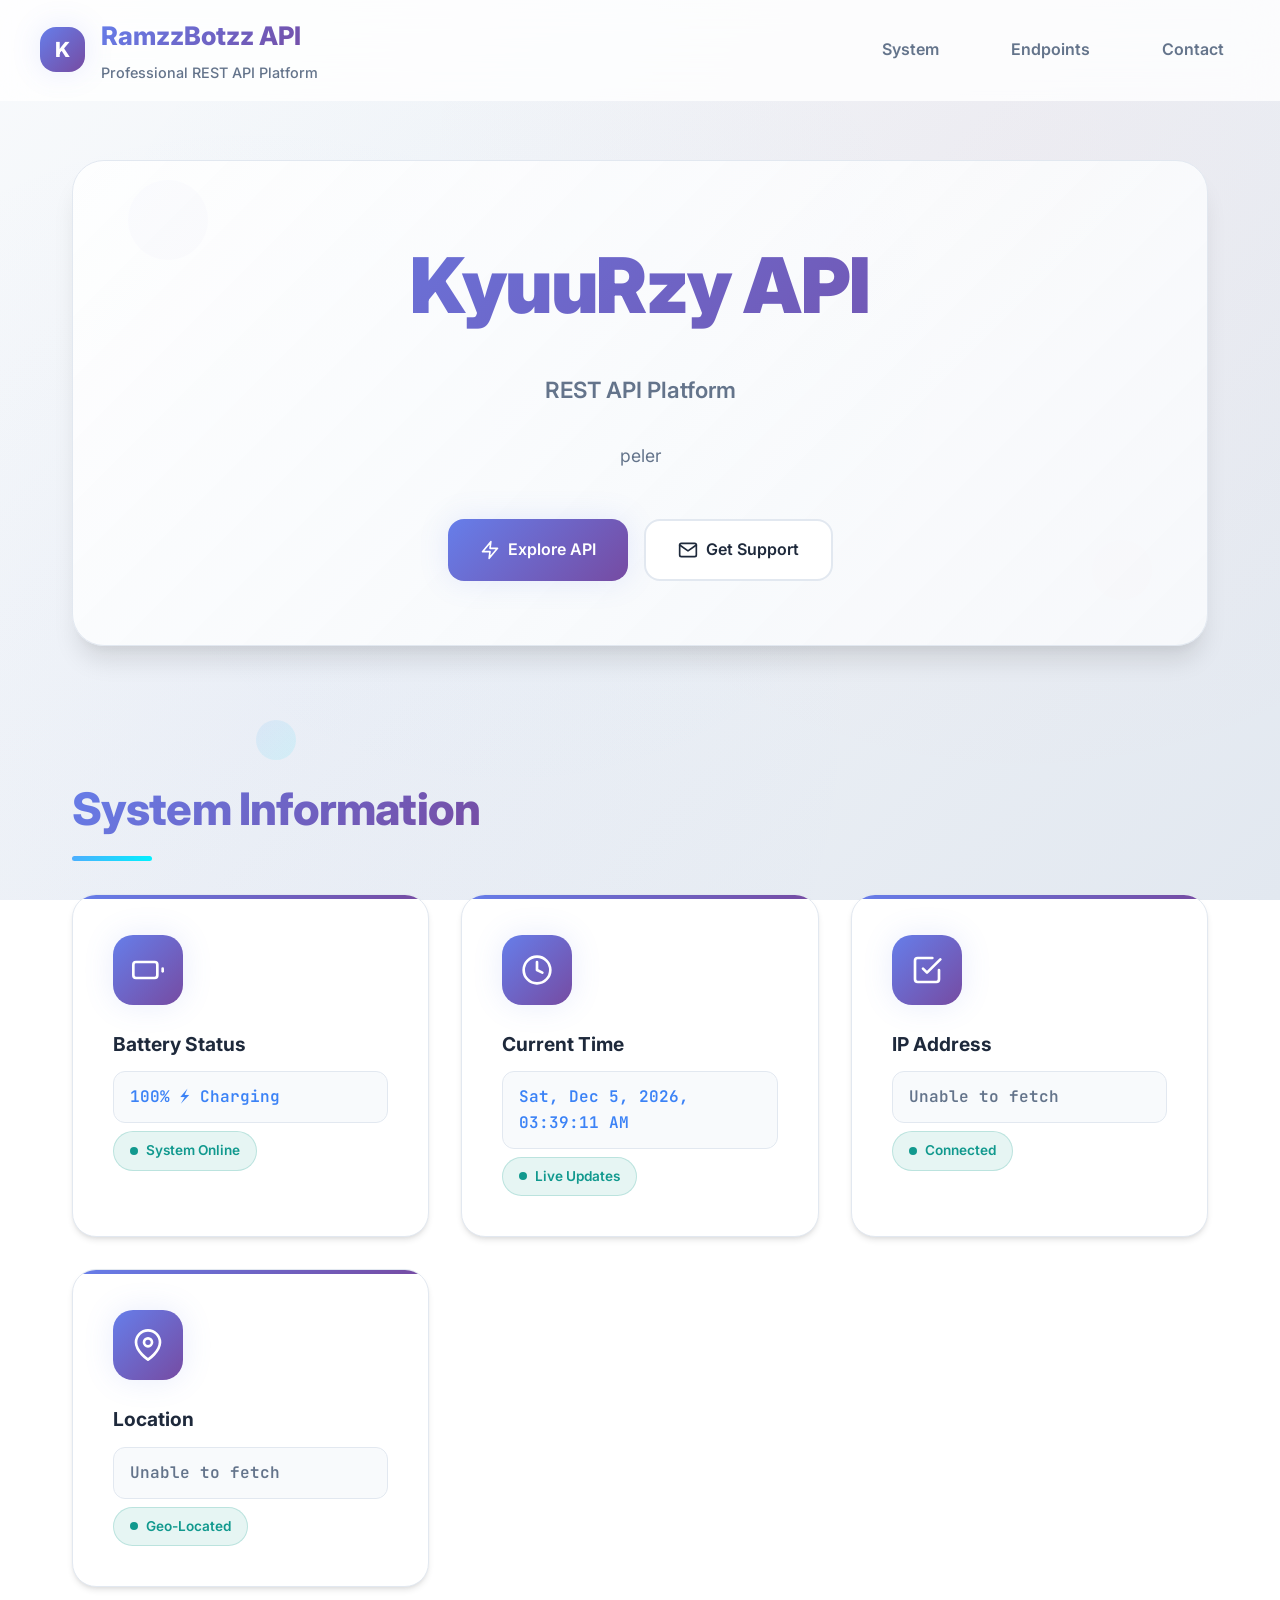
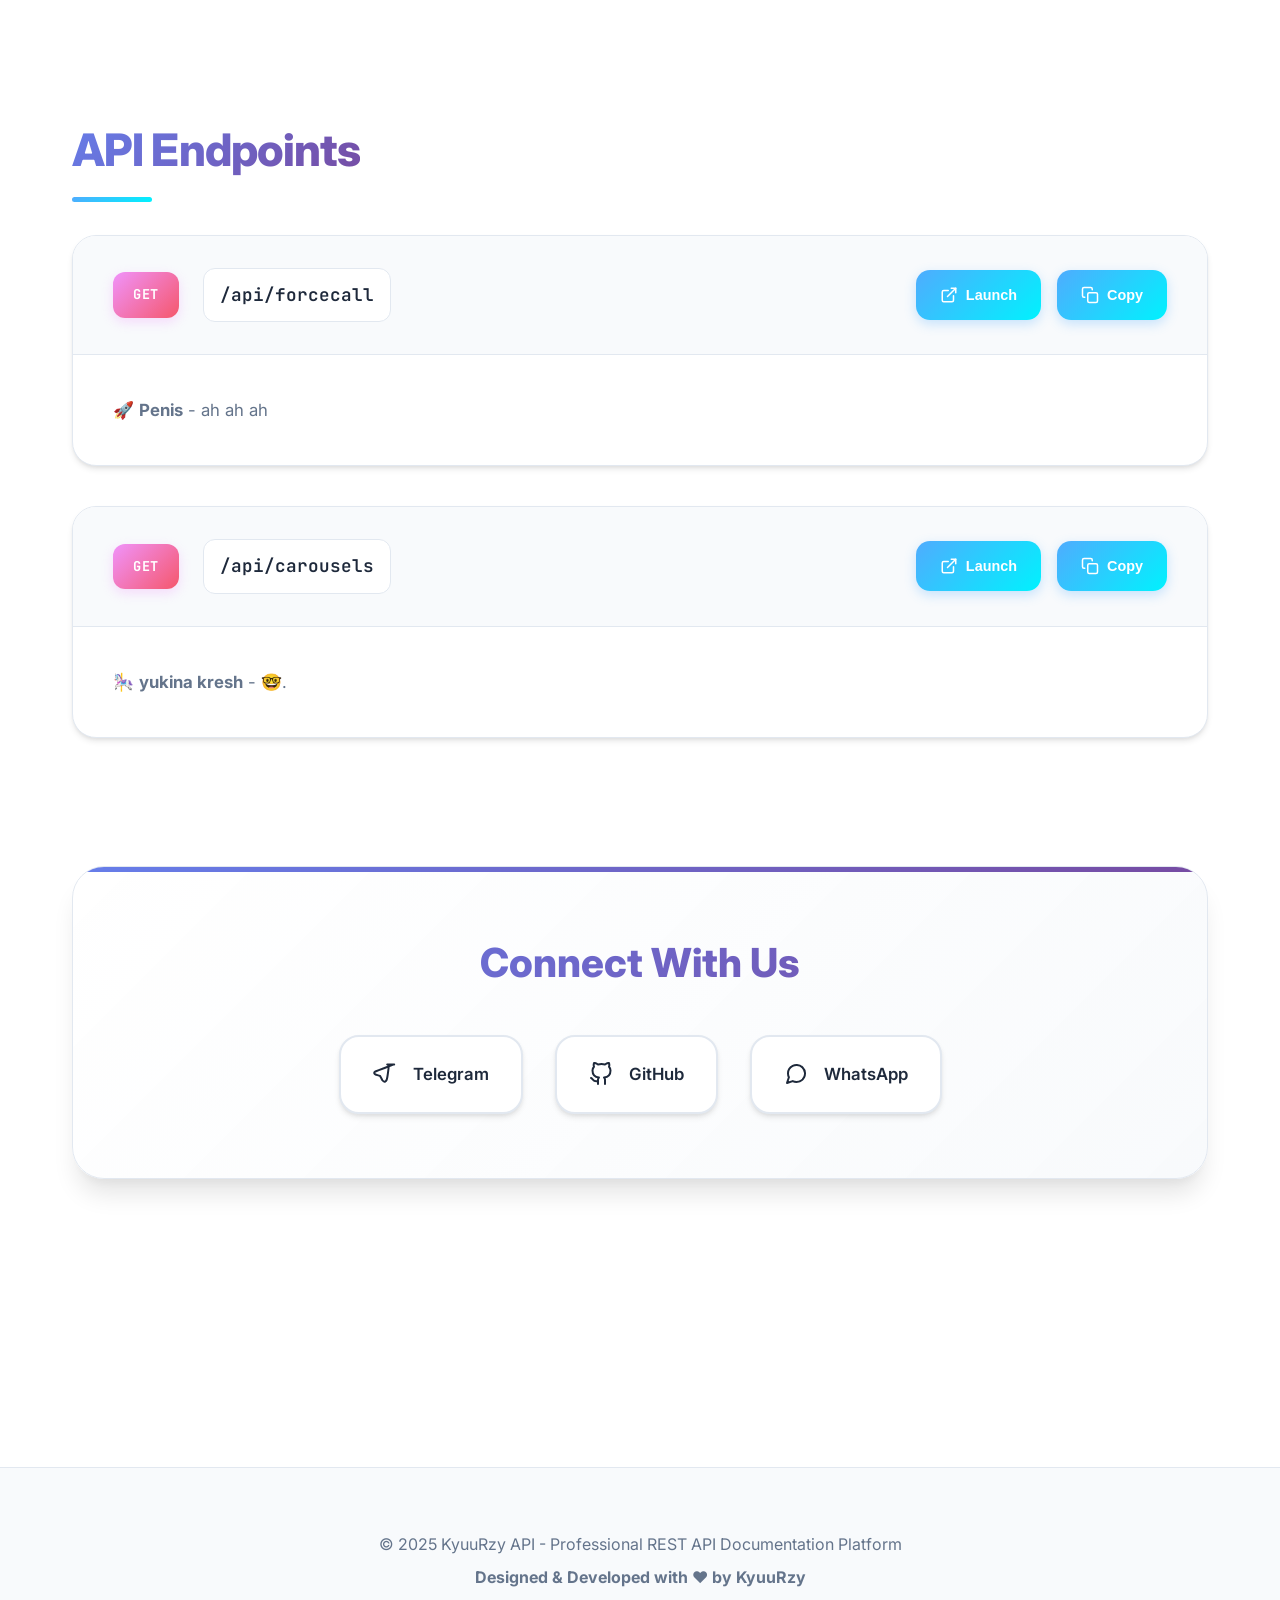
<file: index.html>
<!DOCTYPE html>
<html lang="en">
<head>
    <meta charset="UTF-8">
    <meta name="viewport" content="width=device-width, initial-scale=1.0">
    <title>RamzzBotzz - API Documentation</title>
    <link rel="stylesheet" href="https://fonts.googleapis.com/css2?family=Inter:wght@300;400;500;600;700;800&family=JetBrains+Mono:wght@400;500;600&display=swap">
    <style>        :root {
            --primary-gradient: linear-gradient(135deg, #667eea 0%, #764ba2 100%);
            --secondary-gradient: linear-gradient(135deg, #f093fb 0%, #f5576c 100%);
            --accent-gradient: linear-gradient(135deg, #4facfe 0%, #00f2fe 100%);
            --success-gradient: linear-gradient(135deg, #11998e 0%, #38ef7d 100%);
            --warning-gradient: linear-gradient(135deg, #ffecd2 0%, #fcb69f 100%);
            
            --bg-primary: #ffffff;
            --bg-secondary: #f8fafc;
            --bg-tertiary: #f1f5f9;
            --text-primary: #1e293b;
            --text-secondary: #64748b;
            --text-accent: #3b82f6;
            --border-color: #e2e8f0;
            --shadow-sm: 0 1px 2px 0 rgba(0, 0, 0, 0.05);
            --shadow-md: 0 4px 6px -1px rgba(0, 0, 0, 0.1), 0 2px 4px -1px rgba(0, 0, 0, 0.06);
            --shadow-lg: 0 10px 15px -3px rgba(0, 0, 0, 0.1), 0 4px 6px -2px rgba(0, 0, 0, 0.05);
            --shadow-xl: 0 20px 25px -5px rgba(0, 0, 0, 0.1), 0 10px 10px -5px rgba(0, 0, 0, 0.04);
            --shadow-glow: 0 0 30px rgba(102, 126, 234, 0.15);
        }

        * {
            margin: 0;
            padding: 0;
            box-sizing: border-box;
        }

        html {
            scroll-behavior: smooth;
        }

        body {
            font-family: 'Inter', -apple-system, BlinkMacSystemFont, 'Segoe UI', Roboto, sans-serif;
            background: var(--bg-primary);
            color: var(--text-primary);
            line-height: 1.6;
            min-height: 100vh;
            overflow-x: hidden;
            position: relative;
        }

        /* Animated Background */
        .bg-animation {
            position: fixed;
            top: 0;
            left: 0;
            width: 100%;
            height: 100%;
            z-index: -1;
            background: linear-gradient(135deg, #f8fafc 0%, #e2e8f0 100%);
        }

        .bg-animation::before {
            content: '';
            position: absolute;
            top: 0;
            left: 0;
            width: 100%;
            height: 100%;
            background: 
                radial-gradient(circle at 20% 80%, rgba(102, 126, 234, 0.03) 0%, transparent 50%),
                radial-gradient(circle at 80% 20%, rgba(245, 87, 108, 0.03) 0%, transparent 50%),
                radial-gradient(circle at 40% 40%, rgba(79, 172, 254, 0.02) 0%, transparent 50%);
            animation: backgroundShift 25s ease-in-out infinite;
        }

        @keyframes backgroundShift {
            0%, 100% { transform: scale(1) rotate(0deg); opacity: 1; }
            50% { transform: scale(1.05) rotate(2deg); opacity: 0.8; }
        }

        /* Floating Elements */
        .floating-shapes {
            position: fixed;
            top: 0;
            left: 0;
            width: 100%;
            height: 100%;
            z-index: -1;
            pointer-events: none;
        }

        .shape {
            position: absolute;
            border-radius: 50%;
            animation: float 20s infinite linear;
            opacity: 0.1;
        }

        .shape:nth-child(1) {
            width: 80px;
            height: 80px;
            background: var(--primary-gradient);
            top: 20%;
            left: 10%;
            animation-duration: 25s;
        }

        .shape:nth-child(2) {
            width: 60px;
            height: 60px;
            background: var(--secondary-gradient);
            top: 60%;
            right: 10%;
            animation-duration: 30s;
            animation-direction: reverse;
        }

        .shape:nth-child(3) {
            width: 40px;
            height: 40px;
            background: var(--accent-gradient);
            top: 80%;
            left: 20%;
            animation-duration: 35s;
        }

        @keyframes float {
            0% { transform: translateY(0px) rotate(0deg); }
            33% { transform: translateY(-30px) rotate(120deg); }
            66% { transform: translateY(30px) rotate(240deg); }
            100% { transform: translateY(0px) rotate(360deg); }
        }

        .container {
            max-width: 1200px;
            margin: 0 auto;
            padding: 2rem;
            position: relative;
            z-index: 1;
        }

        /* Header */
        .header-container {
            position: fixed;
            top: 0;
            left: 0;
            right: 0;
            padding: 1rem 2rem;
            z-index: 1000;
            transition: all 0.3s cubic-bezier(0.4, 0, 0.2, 1);
            background: rgba(255, 255, 255, 0.8);
            backdrop-filter: blur(20px);
            -webkit-backdrop-filter: blur(20px);
            border-bottom: 1px solid transparent;
        }

        .header-container.scrolled {
            background: rgba(255, 255, 255, 0.95);
            border-bottom: 1px solid var(--border-color);
            box-shadow: var(--shadow-md);
        }

        .header-content {
            max-width: 1200px;
            margin: 0 auto;
            display: flex;
            justify-content: space-between;
            align-items: center;
        }

        .logo {
            display: flex;
            align-items: center;
            gap: 1rem;
        }

        .logo-icon {
            width: 45px;
            height: 45px;
            background: var(--primary-gradient);
            border-radius: 16px;
            display: flex;
            align-items: center;
            justify-content: center;
            font-weight: 800;
            font-size: 1.3rem;
            color: white;
            box-shadow: var(--shadow-glow);
            animation: logoFloat 3s ease-in-out infinite;
        }

        @keyframes logoFloat {
            0%, 100% { transform: translateY(0px) rotate(0deg); }
            50% { transform: translateY(-3px) rotate(5deg); }
        }

        .header-title {
            font-size: 1.6rem;
            font-weight: 800;
            background: var(--primary-gradient);
            -webkit-background-clip: text;
            -webkit-text-fill-color: transparent;
            background-clip: text;
        }

        .header-subtitle {
            font-size: 0.9rem;
            color: var(--text-secondary);
            margin-top: 0.25rem;
            font-weight: 500;
        }

        .nav-links {
            display: flex;
            gap: 2.5rem;
            align-items: center;
        }

        .nav-link {
            color: var(--text-secondary);
            text-decoration: none;
            font-weight: 600;
            transition: all 0.3s ease;
            position: relative;
            padding: 0.5rem 1rem;
            border-radius: 12px;
        }

        .nav-link:hover {
            color: var(--text-primary);
            background: var(--bg-secondary);
            transform: translateY(-2px);
        }

        .nav-link::after {
            content: '';
            position: absolute;
            bottom: -2px;
            left: 50%;
            width: 0;
            height: 3px;
            background: var(--accent-gradient);
            border-radius: 2px;
            transition: all 0.3s ease;
            transform: translateX(-50%);
        }

        .nav-link:hover::after {
            width: 80%;
        }

        /* Hero Section */
        .hero-section {
            margin-top: 8rem;
            margin-bottom: 8rem;
            text-align: center;
            position: relative;
            padding: 4rem 2rem;
            background: linear-gradient(135deg, rgba(255,255,255,0.8) 0%, rgba(248,250,252,0.9) 100%);
            border-radius: 32px;
            border: 1px solid var(--border-color);
            box-shadow: var(--shadow-xl);
        }

        .hero-title {
            font-size: clamp(3rem, 6vw, 5rem);
            font-weight: 900;
            background: var(--primary-gradient);
            -webkit-background-clip: text;
            -webkit-text-fill-color: transparent;
            background-clip: text;
            margin-bottom: 1.5rem;
            animation: slideInUp 1s ease-out;
            letter-spacing: -0.02em;
        }

        .hero-subtitle {
            font-size: 1.4rem;
            color: var(--text-secondary);
            margin-bottom: 2rem;
            animation: slideInUp 1s ease-out 0.2s both;
            font-weight: 600;
        }

        .hero-description {
            font-size: 1.1rem;
            color: var(--text-secondary);
            max-width: 700px;
            margin: 0 auto 3rem;
            line-height: 1.8;
            animation: slideInUp 1s ease-out 0.4s both;
        }

        .hero-buttons {
            display: flex;
            gap: 1rem;
            justify-content: center;
            flex-wrap: wrap;
            animation: slideInUp 1s ease-out 0.6s both;
        }

        .hero-btn {
            padding: 1rem 2rem;
            border: none;
            border-radius: 16px;
            font-weight: 600;
            font-size: 1rem;
            cursor: pointer;
            transition: all 0.3s ease;
            text-decoration: none;
            display: inline-flex;
            align-items: center;
            gap: 0.5rem;
        }

        .hero-btn.primary {
            background: var(--primary-gradient);
            color: white;
            box-shadow: var(--shadow-glow);
        }

        .hero-btn.secondary {
            background: white;
            color: var(--text-primary);
            border: 2px solid var(--border-color);
        }

        .hero-btn:hover {
            transform: translateY(-3px);
            box-shadow: var(--shadow-xl);
        }

        @keyframes slideInUp {
            from {
                opacity: 0;
                transform: translateY(40px);
            }
            to {
                opacity: 1;
                transform: translateY(0);
            }
        }

        /* Section Styles */
        .section {
            margin-bottom: 8rem;
            opacity: 0;
            transform: translateY(30px);
            transition: all 0.8s cubic-bezier(0.4, 0, 0.2, 1);
        }

        .section.visible {
            opacity: 1;
            transform: translateY(0);
        }

        .section-title {
            font-size: 2.8rem;
            font-weight: 800;
            margin-bottom: 3rem;
            position: relative;
            display: inline-block;
            background: var(--primary-gradient);
            -webkit-background-clip: text;
            -webkit-text-fill-color: transparent;
            background-clip: text;
            letter-spacing: -0.02em;
        }

        .section-title::after {
            content: '';
            position: absolute;
            bottom: -15px;
            left: 0;
            width: 80px;
            height: 5px;
            background: var(--accent-gradient);
            border-radius: 3px;
        }

        /* Info Cards */
        .info-grid {
            display: grid;
            grid-template-columns: repeat(auto-fit, minmax(300px, 1fr));
            gap: 2rem;
            margin-bottom: 4rem;
        }

        .info-card {
            background: white;
            border: 1px solid var(--border-color);
            border-radius: 24px;
            padding: 2.5rem;
            position: relative;
            overflow: hidden;
            transition: all 0.4s cubic-bezier(0.4, 0, 0.2, 1);
            box-shadow: var(--shadow-md);
        }

        .info-card::before {
            content: '';
            position: absolute;
            top: 0;
            left: 0;
            width: 100%;
            height: 4px;
            background: var(--primary-gradient);
        }

        .info-card:hover {
            transform: translateY(-8px) scale(1.02);
            box-shadow: var(--shadow-xl);
            border-color: rgba(102, 126, 234, 0.3);
        }

        .info-card-icon {
            width: 70px;
            height: 70px;
            background: var(--primary-gradient);
            border-radius: 20px;
            display: flex;
            align-items: center;
            justify-content: center;
            margin-bottom: 1.5rem;
            box-shadow: var(--shadow-glow);
        }

        .info-card-icon svg {
            width: 32px;
            height: 32px;
            color: white;
        }

        .info-card-title {
            font-size: 1.2rem;
            font-weight: 700;
            color: var(--text-primary);
            margin-bottom: 0.75rem;
        }

        .info-card-value {
            font-family: 'JetBrains Mono', monospace;
            font-size: 1rem;
            color: var(--text-accent);
            word-break: break-word;
            font-weight: 600;
            background: var(--bg-secondary);
            padding: 0.75rem 1rem;
            border-radius: 12px;
            border: 1px solid var(--border-color);
        }

        /* Endpoints */
        .endpoints-container {
            display: flex;
            flex-direction: column;
            gap: 2.5rem;
        }

        .endpoint {
            background: white;
            border: 1px solid var(--border-color);
            border-radius: 24px;
            overflow: hidden;
            transition: all 0.4s cubic-bezier(0.4, 0, 0.2, 1);
            box-shadow: var(--shadow-md);
        }

        .endpoint:hover {
            transform: translateY(-5px);
            box-shadow: var(--shadow-xl);
            border-color: rgba(79, 172, 254, 0.3);
        }

        .endpoint-header {
            display: flex;
            align-items: center;
            justify-content: space-between;
            padding: 2rem 2.5rem;
            background: var(--bg-secondary);
            border-bottom: 1px solid var(--border-color);
        }

        .endpoint-info {
            display: flex;
            align-items: center;
            gap: 1.5rem;
        }

        .method {
            background: var(--secondary-gradient);
            color: white;
            font-family: 'JetBrains Mono', monospace;
            font-weight: 700;
            font-size: 0.85rem;
            padding: 0.75rem 1.25rem;
            border-radius: 12px;
            box-shadow: 0 4px 12px rgba(240, 147, 251, 0.3);
            letter-spacing: 0.5px;
        }

        .endpoint-path {
            font-family: 'JetBrains Mono', monospace;
            color: var(--text-primary);
            font-size: 1.1rem;
            font-weight: 600;
            background: white;
            padding: 0.75rem 1rem;
            border-radius: 12px;
            border: 1px solid var(--border-color);
        }

        .endpoint-actions {
            display: flex;
            gap: 1rem;
        }

        .action-btn {
            background: var(--accent-gradient);
            border: none;
            color: white;
            cursor: pointer;
            padding: 1rem 1.5rem;
            display: flex;
            align-items: center;
            gap: 0.5rem;
            border-radius: 14px;
            transition: all 0.3s ease;
            font-size: 0.9rem;
            font-weight: 600;
            box-shadow: 0 4px 12px rgba(79, 172, 254, 0.3);
        }

        .action-btn:hover {
            transform: translateY(-3px);
            box-shadow: 0 8px 20px rgba(79, 172, 254, 0.4);
        }

        .action-btn svg {
            width: 18px;
            height: 18px;
        }

        .endpoint-body {
            padding: 2.5rem;
        }

        .endpoint-description {
            color: var(--text-secondary);
            line-height: 1.8;
            font-size: 1.05rem;
        }

        /* Contact Section */
        .contact-section {
            background: linear-gradient(135deg, rgba(255,255,255,0.9) 0%, rgba(248,250,252,0.95) 100%);
            border: 1px solid var(--border-color);
            border-radius: 32px;
            padding: 4rem;
            text-align: center;
            box-shadow: var(--shadow-xl);
            position: relative;
            overflow: hidden;
        }

        .contact-section::before {
            content: '';
            position: absolute;
            top: 0;
            left: 0;
            width: 100%;
            height: 5px;
            background: var(--primary-gradient);
        }

        .contact-title {
            font-size: 2.5rem;
            font-weight: 800;
            margin-bottom: 2.5rem;
            background: var(--primary-gradient);
            -webkit-background-clip: text;
            -webkit-text-fill-color: transparent;
            background-clip: text;
        }

        .contact-links {
            display: flex;
            justify-content: center;
            flex-wrap: wrap;
            gap: 2rem;
        }

        .contact-link {
            display: flex;
            align-items: center;
            gap: 1rem;
            color: var(--text-primary);
            text-decoration: none;
            padding: 1.5rem 2rem;
            background: white;
            border: 2px solid var(--border-color);
            border-radius: 20px;
            transition: all 0.3s cubic-bezier(0.4, 0, 0.2, 1);
            font-weight: 600;
            font-size: 1.05rem;
            box-shadow: var(--shadow-md);
        }

        .contact-link:hover {
            transform: translateY(-5px) scale(1.05);
            box-shadow: var(--shadow-xl);
            border-color: var(--text-accent);
            background: var(--bg-secondary);
        }

        .contact-link svg {
            width: 24px;
            height: 24px;
        }

        /* Footer */
        footer {
            margin-top: 8rem;
            padding: 4rem 0;
            background: var(--bg-secondary);
            border-top: 1px solid var(--border-color);
            text-align: center;
        }

        .footer-content p {
            color: var(--text-secondary);
            font-size: 1rem;
            margin-bottom: 0.5rem;
        }

        .creator {
            color: var(--text-accent);
            font-weight: 700;
            font-size: 1.1rem;
        }

        /* Fixed Toast with proper z-index and hiding */
        .toast {
            position: fixed;
            bottom: 2rem;
            right: 2rem;
            background: white;
            color: var(--text-primary);
            padding: 1.25rem 2rem;
            border-radius: 20px;
            border: 1px solid var(--border-color);
            box-shadow: var(--shadow-xl);
            display: flex;
            align-items: center;
            gap: 1rem;
            transform: translateX(500px);
            opacity: 0;
            visibility: hidden;
            transition: all 0.5s cubic-bezier(0.4, 0, 0.2, 1);
            z-index: 99999;
            font-weight: 600;
            max-width: 350px;
            pointer-events: none;
        }

        .toast.show {
            transform: translateX(0);
            opacity: 1;
            visibility: visible;
            pointer-events: auto;
        }

        .toast svg {
            width: 24px;
            height: 24px;
            color: var(--text-accent);
            flex-shrink: 0;
        }

        /* Responsive */
        @media (max-width: 768px) {
            .container {
                padding: 1rem;
            }
            
            .header-content {
                flex-direction: column;
                gap: 1rem;
                text-align: center;
            }
            
            .nav-links {
                gap: 1rem;
            }
            
            .hero-section {
                margin-top: 12rem;
                padding: 2rem 1rem;
            }
            
            .info-grid {
                grid-template-columns: 1fr;
            }
            
            .endpoint-header {
                flex-direction: column;
                gap: 1.5rem;
                align-items: flex-start;
            }
            
            .contact-links {
                flex-direction: column;
                align-items: center;
            }
            
            .hero-buttons {
                flex-direction: column;
                align-items: center;
            }

            .toast {
                bottom: 1rem;
                right: 1rem;
                left: 1rem;
                max-width: none;
                transform: translateY(200px);
            }

            .toast.show {
                transform: translateY(0);
            }
        }

        /* Loading Animation */
        .loading {
            display: inline-block;
            width: 24px;
            height: 24px;
            border: 3px solid var(--border-color);
            border-radius: 50%;
            border-top-color: var(--text-accent);
            animation: spin 1s ease-in-out infinite;
        }

        @keyframes spin {
            to { transform: rotate(360deg); }
        }

        /* Status Indicators */
        .status-indicator {
            display: inline-flex;
            align-items: center;
            gap: 0.5rem;
            padding: 0.5rem 1rem;
            border-radius: 20px;
            font-size: 0.85rem;
            font-weight: 600;
            margin-top: 0.5rem;
        }

        .status-online {
            background: rgba(17, 153, 142, 0.1);
            color: #11998e;
            border: 1px solid rgba(17, 153, 142, 0.2);
        }

        .status-indicator::before {
            content: '';
            width: 8px;
            height: 8px;
            border-radius: 50%;
            background: currentColor;
            animation: pulse 2s infinite;
        }

        @keyframes pulse {
            0%, 100% { opacity: 1; }
            50% { opacity: 0.5; }
        }
    }
</style>
</head>
<body>
    <div class="bg-animation"></div>
    <div class="floating-shapes">
        <div class="shape"></div>
        <div class="shape"></div>
        <div class="shape"></div>
    </div>

    <div class="header-container" id="header">
        <div class="header-content">
            <div class="logo">
                <div class="logo-icon">K</div>
                <div>
                    <div class="header-title">RamzzBotzz API</div>
                    <div class="header-subtitle">Professional REST API Platform</div>
                </div>
            </div>
            <nav class="nav-links">
                <a href="#info" class="nav-link">System</a>
                <a href="#endpoints" class="nav-link">Endpoints</a>
                <a href="#contact" class="nav-link">Contact</a>
            </nav>
        </div>
    </div>

    <div class="container">
        <section class="hero-section">
            <h1 class="hero-title">KyuuRzy API</h1>
            <p class="hero-subtitle">REST API Platform</p>
            <p class="hero-description">
                peler
            </p>
            <div class="hero-buttons">
                <a href="#endpoints" class="hero-btn primary">
                    <svg xmlns="http://www.w3.org/2000/svg" viewBox="0 0 24 24" fill="none" stroke="currentColor" stroke-width="2" stroke-linecap="round" stroke-linejoin="round" width="20" height="20">
                        <path d="M13 2L3 14h9l-1 8 10-12h-9l1-8z"></path>
                    </svg>
                    Explore API
                </a>
                <a href="#contact" class="hero-btn secondary">
                    <svg xmlns="http://www.w3.org/2000/svg" viewBox="0 0 24 24" fill="none" stroke="currentColor" stroke-width="2" stroke-linecap="round" stroke-linejoin="round" width="20" height="20">
                        <path d="M4 4h16c1.1 0 2 .9 2 2v12c0 1.1-.9 2-2 2H4c-1.1 0-2-.9-2-2V6c0-1.1.9-2 2-2z"></path>
                        <polyline points="22,6 12,13 2,6"></polyline>
                    </svg>
                    Get Support
                </a>
            </div>
        </section>

        <section id="info" class="section">
            <h2 class="section-title">System Information</h2>
            <div class="info-grid">
                <div class="info-card animate-card" style="animation-delay: 0.1s">
                    <div class="info-card-icon">
                        <svg xmlns="http://www.w3.org/2000/svg" viewBox="0 0 24 24" fill="none" stroke="currentColor" stroke-width="2" stroke-linecap="round" stroke-linejoin="round">
                            <rect x="1" y="6" width="18" height="12" rx="2" ry="2"></rect>
                            <line x1="23" y1="13" x2="23" y2="11"></line>
                        </svg>
                    </div>
                    <div class="info-card-title">Battery Status</div>
                    <div class="info-card-value" id="battery"><div class="loading"></div></div>
                    <div class="status-indicator status-online">
                        System Online
                    </div>
                </div>

                <div class="info-card animate-card" style="animation-delay: 0.2s">
                    <div class="info-card-icon">
                        <svg xmlns="http://www.w3.org/2000/svg" viewBox="0 0 24 24" fill="none" stroke="currentColor" stroke-width="2" stroke-linecap="round" stroke-linejoin="round">
                            <circle cx="12" cy="12" r="10"></circle>
                            <polyline points="12 6 12 12 16 14"></polyline>
                        </svg>
                    </div>
                    <div class="info-card-title">Current Time</div>
                    <div class="info-card-value" id="time"><div class="loading"></div></div>
                    <div class="status-indicator status-online">
                        Live Updates
                    </div>
                </div>

                <div class="info-card animate-card" style="animation-delay: 0.3s">
                    <div class="info-card-icon">
                        <svg xmlns="http://www.w3.org/2000/svg" viewBox="0 0 24 24" fill="none" stroke="currentColor" stroke-width="2" stroke-linecap="round" stroke-linejoin="round">
                            <path d="M9 11l3 3L22 4"></path>
                            <path d="M21 12v7a2 2 0 0 1-2 2H5a2 2 0 0 1-2-2V5a2 2 0 0 1 2-2h11"></path>
                        </svg>
                    </div>
                    <div class="info-card-title">IP Address</div>
                    <div class="info-card-value" id="ip"><div class="loading"></div></div>
                    <div class="status-indicator status-online">
                        Connected
                    </div>
                </div>

                <div class="info-card animate-card" style="animation-delay: 0.4s">
                    <div class="info-card-icon">
                        <svg xmlns="http://www.w3.org/2000/svg" viewBox="0 0 24 24" fill="none" stroke="currentColor" stroke-width="2" stroke-linecap="round" stroke-linejoin="round">
                            <path d="M21 10c0 7-9 13-9 13s-9-6-9-13a9 9 0 0 1 18 0z"></path>
                            <circle cx="12" cy="10" r="3"></circle>
                        </svg>
                    </div>
                    <div class="info-card-title">Location</div>
                    <div class="info-card-value" id="region"><div class="loading"></div></div>
                    <div class="status-indicator status-online">
                        Geo-Located
                    </div>
                </div>
            </div>
        </section>

        <section id="endpoints" class="section">
            <h2 class="section-title">API Endpoints</h2>
            <div class="endpoints-container">
                <div class="endpoint animate-card" style="animation-delay: 0.1s">
                    <div class="endpoint-header">
                        <div class="endpoint-info">
                            <span class="method">GET</span>
                            <span class="endpoint-path">/api/forcecall</span>
                        </div>
                        <div class="endpoint-actions">
                            <button class="action-btn" onclick="goToEndpoint('/api/bug/forcecall?target=')" title="Open endpoint">
                                <svg xmlns="http://www.w3.org/2000/svg" viewBox="0 0 24 24" fill="none" stroke="currentColor" stroke-width="2" stroke-linecap="round" stroke-linejoin="round">
                                    <path d="M18 13v6a2 2 0 0 1-2 2H5a2 2 0 0 1-2-2V8a2 2 0 0 1 2-2h6"></path>
                                    <polyline points="15 3 21 3 21 9"></polyline>
                                    <line x1="10" y1="14" x2="21" y2="3"></line>
                                </svg>
                                Launch
                            </button>
                            <button class="action-btn" onclick="copyEndpoint('/api/bug/forcecall?target=')" title="Copy endpoint">
                                <svg xmlns="http://www.w3.org/2000/svg" viewBox="0 0 24 24" fill="none" stroke="currentColor" stroke-width="2" stroke-linecap="round" stroke-linejoin="round">
                                    <rect x="9" y="9" width="13" height="13" rx="2" ry="2"></rect>
                                    <path d="M5 15H4a2 2 0 0 1-2-2V4a2 2 0 0 1 2-2h9a2 2 0 0 1 2 2v1"></path>
                                </svg>
                                Copy
                            </button>
                        </div>
                    </div>
                    <div class="endpoint-body">
                        <p class="endpoint-description">
                            🚀 <strong>Penis</strong> - ah ah ah
                        </p>
                    </div>
                </div>

                <div class="endpoint animate-card" style="animation-delay: 0.2s">
                    <div class="endpoint-header">
                        <div class="endpoint-info">
                            <span class="method">GET</span>
                            <span class="endpoint-path">/api/carousels</span>
                        </div>
                        <div class="endpoint-actions">
                            <button class="action-btn" onclick="goToEndpoint('/api/bug/carousels?target=&fjids=')" title="Open endpoint">
                                <svg xmlns="http://www.w3.org/2000/svg" viewBox="0 0 24 24" fill="none" stroke="currentColor" stroke-width="2" stroke-linecap="round" stroke-linejoin="round">
                                    <path d="M18 13v6a2 2 0 0 1-2 2H5a2 2 0 0 1-2-2V8a2 2 0 0 1 2-2h6"></path>
                                    <polyline points="15 3 21 3 21 9"></polyline>
                                    <line x1="10" y1="14" x2="21" y2="3"></line>
                                </svg>
                                Launch
                            </button>
                            <button class="action-btn" onclick="copyEndpoint('/api/bug/carousels?target=&fjids=')" title="Copy endpoint">
                                <svg xmlns="http://www.w3.org/2000/svg" viewBox="0 0 24 24" fill="none" stroke="currentColor" stroke-width="2" stroke-linecap="round" stroke-linejoin="round">
                                    <rect x="9" y="9" width="13" height="13" rx="2" ry="2"></rect>
                                    <path d="M5 15H4a2 2 0 0 1-2-2V4a2 2 0 0 1 2-2h9a2 2 0 0 1 2 2v1"></path>
                                </svg>
                                Copy
                            </button>
                        </div>
                    </div>
                    <div class="endpoint-body">
                        <p class="endpoint-description">
                            🎠 <strong>yukina kresh</strong> - 🤓.
                        </p>
                    </div>
                </div>
            </div>
        </section>

        <section id="contact" class="contact-section section">
            <h2 class="contact-title">Connect With Us</h2>
            <div class="contact-links">
                <a href="https://t.me/kyuucode" class="contact-link" target="_blank">
                    <svg xmlns="http://www.w3.org/2000/svg" viewBox="0 0 24 24" fill="none" stroke="currentColor" stroke-width="2" stroke-linecap="round" stroke-linejoin="round">
                        <path d="M21.198 2.433a2.242 2.242 0 0 0-1.022.215l-8.609 3.33c-2.068.8-4.133 1.598-5.724 2.21a405.15 405.15 0 0 1-2.849 1.09c-.42.147-.99.332-1.473.901-.728.968.193 1.798.919 2.286 1.61.516 3.275 1.009 4.654 1.472.846 1.467 1.618 2.92 2.286 4.347.613.853 1.8 1.638 2.876 1.23.544-.207.979-.78 1.316-1.488.364-.852.594-1.97.77-3.016.334-1.944.608-4.003.825-5.695.217-1.696.402-3.168.497-4.337.062-.775-.032-1.634-.444-2.057-.328-.339-.738-.472-1.022-.511z" />
                    </svg>
                    Telegram
                </a>
                <a href="https://github.com/kiuur" class="contact-link" target="_blank">
                    <svg xmlns="http://www.w3.org/2000/svg" viewBox="0 0 24 24" fill="none" stroke="currentColor" stroke-width="2" stroke-linecap="round" stroke-linejoin="round">
                        <path d="M9 19c-5 1.5-5-2.5-7-3m14 6v-3.87a3.37 3.37 0 0 0-.94-2.61c3.14-.35 6.44-1.54 6.44-7A5.44 5.44 0 0 0 20 4.77 5.07 5.07 0 0 0 19.91 1S18.73.65 16 2.48a13.38 13.38 0 0 0-7 0C6.27.65 5.09 1 5.09 1A5.07 5.07 0 0 0 5 4.77a5.44 5.44 0 0 0-1.5 3.78c0 5.42 3.3 6.61 6.44 7A3.37 3.37 0 0 0 9 18.13V22"></path>
                    </svg>
                    GitHub
                </a>
                <a href="https://wa.me/6281351692548" class="contact-link" target="_blank">
                    <svg xmlns="http://www.w3.org/2000/svg" viewBox="0 0 24 24" fill="none" stroke="currentColor" stroke-width="2" stroke-linecap="round" stroke-linejoin="round">
                        <path d="M21 11.5a8.38 8.38 0 0 1-.9 3.8 8.5 8.5 0 0 1-7.6 4.7 8.38 8.38 0 0 1-3.8-.9L3 21l1.9-5.7a8.38 8.38 0 0 1-.9-3.8 8.5 8.5 0 0 1 4.7-7.6 8.38 8.38 0 0 1 3.8-.9h.5a8.48 8.48 0 0 1 8 8v.5z"></path>
                    </svg>
                    WhatsApp
                </a>
            </div>
        </section>
    </div>

    <footer>
        <div class="footer-content">
            <p>© 2025 KyuuRzy API - Professional REST API Documentation Platform</p>
            <p class="creator">Designed & Developed with ❤️ by KyuuRzy</p>
        </div>
    </footer>

    <div class="toast" id="toast">
        <svg xmlns="http://www.w3.org/2000/svg" viewBox="0 0 24 24" fill="none" stroke="currentColor" stroke-width="2" stroke-linecap="round" stroke-linejoin="round">
            <path d="M22 11.08V12a10 10 0 1 1-5.93-9.14"></path>
            <polyline points="22 4 12 14.01 9 11.01"></polyline>
        </svg>
        <span id="toastMessage">Successfully copied to clipboard! 🎉</span>
    </div>

    <script>
        // Header scroll effect
        const header = document.getElementById('header');
        
        window.addEventListener('scroll', () => {
            if (window.scrollY > 100) {
                header.classList.add('scrolled');
            } else {
                header.classList.remove('scrolled');
            }
        });
        
        // Battery information
        const batteryElement = document.getElementById('battery');
        
        if ('getBattery' in navigator) {
            navigator.getBattery().then(battery => {
                updateBatteryInfo(battery);
                
                battery.addEventListener('levelchange', () => updateBatteryInfo(battery));
                battery.addEventListener('chargingchange', () => updateBatteryInfo(battery));
            });
        } else {
            batteryElement.innerHTML = '<span style="color: var(--text-secondary)">Not Available</span>';
        }
        
        function updateBatteryInfo(battery) {
            const level = Math.floor(battery.level * 100);
            const charging = battery.charging ? '⚡ Charging' : '🔋 Battery';
            batteryElement.innerHTML = `${level}% ${charging}`;
        }
        
        // Current time
        const timeElement = document.getElementById('time');
        
        function updateTime() {
            const now = new Date();
            const options = { 
                weekday: 'short', 
                year: 'numeric', 
                month: 'short', 
                day: 'numeric',
                hour: '2-digit',
                minute: '2-digit',
                second: '2-digit',
                hour12: true
            };
            timeElement.textContent = now.toLocaleDateString('en-US', options);
        }
        
        updateTime();
        setInterval(updateTime, 1000);
        
        // IP and region information
        const ipElement = document.getElementById('ip');
        const regionElement = document.getElementById('region');
        
        fetch('https://ipapi.co/json/')
            .then(response => response.json())
            .then(data => {
                ipElement.textContent = data.ip;
                regionElement.textContent = `${data.city}, ${data.country_name}`;
            })
            .catch(error => {
                ipElement.innerHTML = '<span style="color: var(--text-secondary)">Unable to fetch</span>';
                regionElement.innerHTML = '<span style="color: var(--text-secondary)">Unable to fetch</span>';
            });
        
        // Copy endpoint function
        function copyEndpoint(path) {
            const fullUrl = window.location.origin + path;
            navigator.clipboard.writeText(fullUrl)
                .then(() => {
                    showToast('🎉 Endpoint URL copied successfully!');
                })
                .catch(err => {
                    showToast('❌ Failed to copy endpoint URL');
                });
        }
        
        // Go to endpoint function
        function goToEndpoint(path) {
            window.open(window.location.origin + path, '_blank');
        }
        
        // Enhanced Toast notification with complete hiding
        const toast = document.getElementById('toast');
        const toastMessage = document.getElementById('toastMessage');
        let toastTimeout;
        
        function showToast(message) {
            // Clear any existing timeout
            clearTimeout(toastTimeout);
            
            // Set message and show
            toastMessage.textContent = message;
            toast.classList.add('show');
            
            // Hide after delay with complete removal
            toastTimeout = setTimeout(() => {
                toast.classList.remove('show');
                
                // Additional timeout to ensure complete hiding
                setTimeout(() => {
                    toast.style.display = 'none';
                    setTimeout(() => {
                        toast.style.display = 'flex';
                    }, 100);
                }, 500);
            }, 3000);
        }
        
        // Intersection Observer for animations
        const observerOptions = {
            threshold: 0.1,
            rootMargin: '0px 0px -50px 0px'
        };
        
        const observer = new IntersectionObserver((entries) => {
            entries.forEach(entry => {
                if (entry.isIntersecting) {
                    entry.target.classList.add('visible');
                }
            });
        }, observerOptions);
        
        // Observe all sections and cards
        document.querySelectorAll('.section, .animate-card').forEach(el => {
            observer.observe(el);
        });
        
        // Smooth scrolling for navigation links
        document.querySelectorAll('a[href^="#"]').forEach(anchor => {
            anchor.addEventListener('click', function (e) {
                e.preventDefault();
                const target = document.querySelector(this.getAttribute('href'));
                if (target) {
                    target.scrollIntoView({
                        behavior: 'smooth',
                        block: 'start'
                    });
                }
            });
        });
        
        // Enhanced hover effects
        document.querySelectorAll('.info-card, .endpoint').forEach(card => {
            card.addEventListener('mouseenter', function() {
                this.style.transform = 'translateY(-8px) scale(1.02)';
            });
            
            card.addEventListener('mouseleave', function() {
                this.style.transform = 'translateY(0) scale(1)';
            });
        });

        // Add parallax effect to floating shapes
        window.addEventListener('scroll', () => {
            const scrolled = window.pageYOffset;
            const shapes = document.querySelectorAll('.shape');
            
            shapes.forEach((shape, index) => {
                const speed = 0.5 + (index * 0.1);
                shape.style.transform = `translateY(${scrolled * speed}px) rotate(${scrolled * 0.1}deg)`;
            });
        });

        // Welcome message with proper hiding
        setTimeout(() => {
            showToast('🚀 Welcome to KyuuRzy API Documentation!');
        }, 2000);
    </script>
</body>
</html>
</file>
